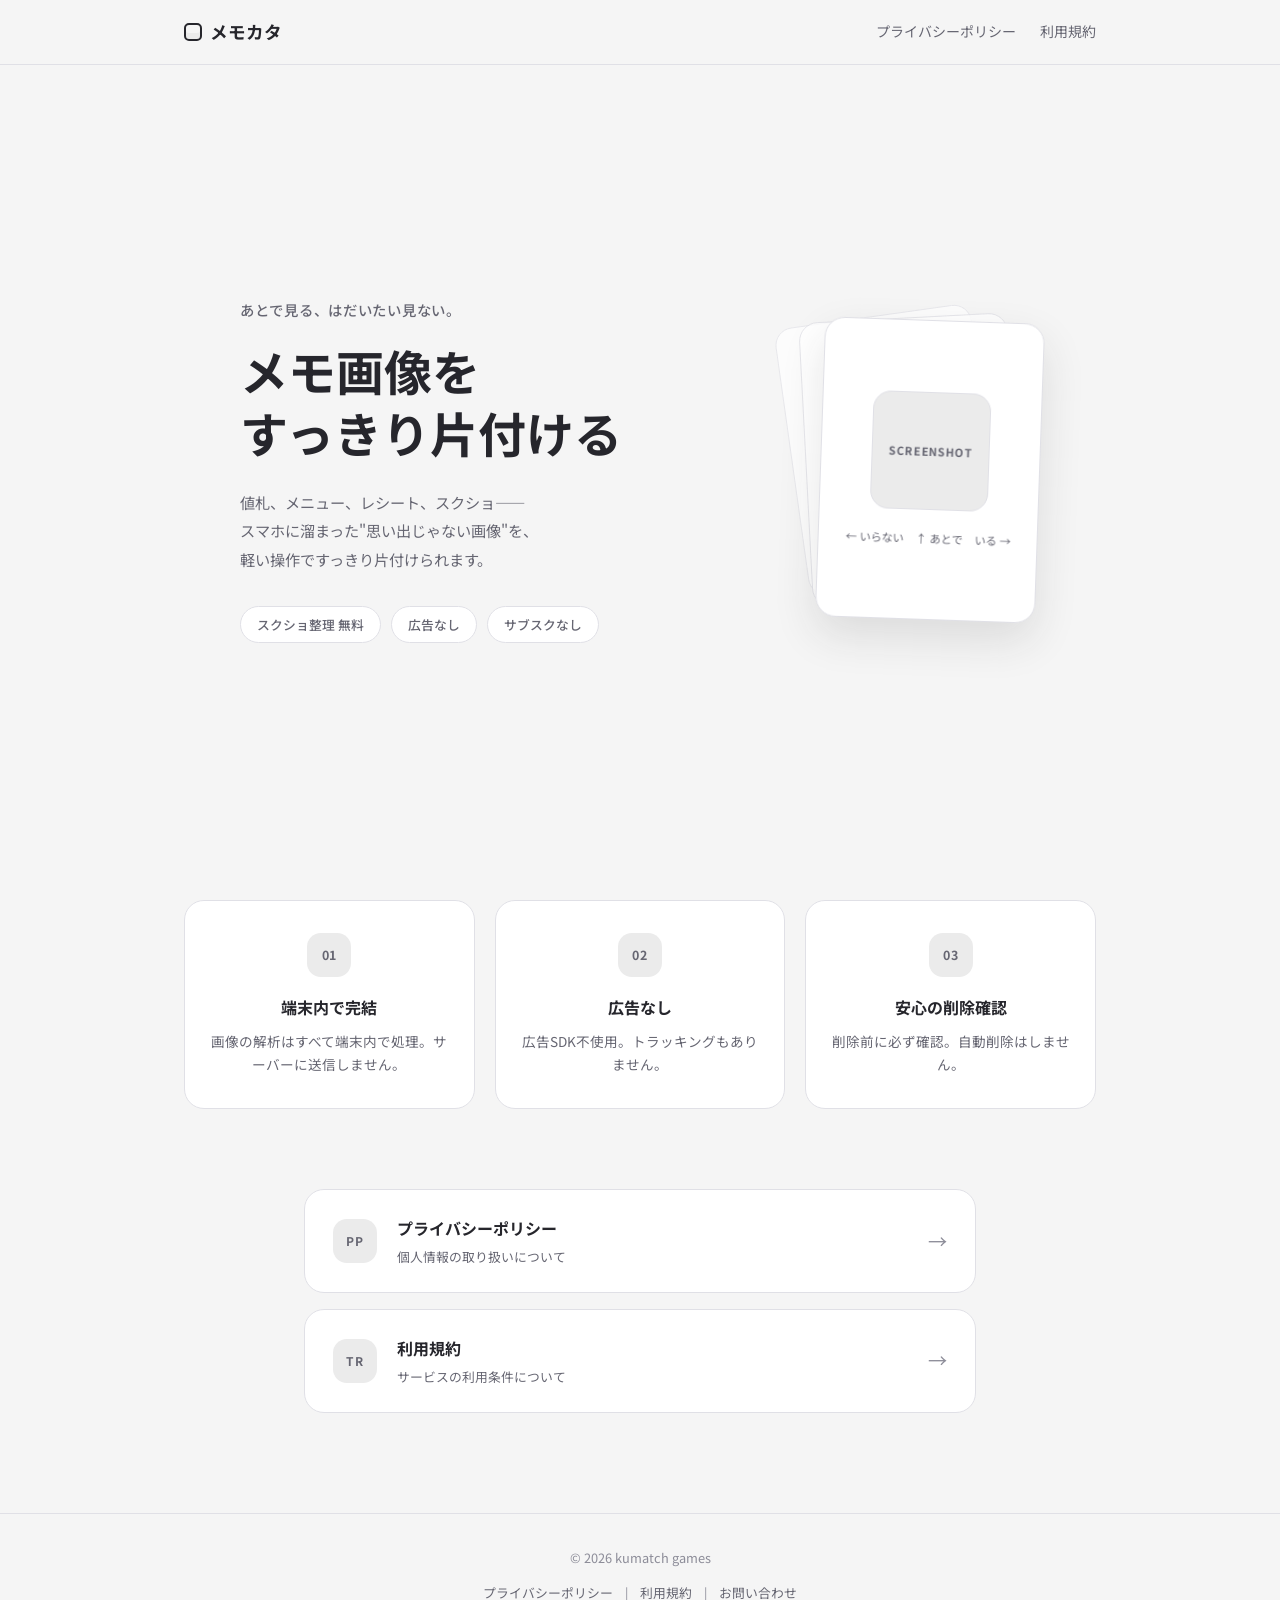
<file: index.html>
<!DOCTYPE html>
<html lang="ja">
<head>
  <meta charset="UTF-8">
  <meta name="viewport" content="width=device-width, initial-scale=1.0">
  <title>メモカタ — メモ画像をすっきり片付ける</title>
  <meta name="description" content="メモカタは、メモ代わりに残った画像をすばやく仕分けて片付けるiOSアプリです。スクショ整理は無料。広告なし。サブスクなし。">
  <link rel="preconnect" href="https://fonts.googleapis.com">
  <link rel="preconnect" href="https://fonts.gstatic.com" crossorigin>
  <link href="https://fonts.googleapis.com/css2?family=Noto+Sans+JP:wght@400;500;700&display=swap" rel="stylesheet">
  <link rel="stylesheet" href="style.css">
</head>
<body>
  <header class="header">
    <div class="header__inner">
      <a href="./" class="header__logo" id="header-logo">
        <span class="header__logo-icon" aria-hidden="true"></span>
        <span class="header__logo-text">メモカタ</span>
      </a>
      <nav class="header__nav" id="header-nav">
        <a href="./privacy/" class="header__link" id="nav-privacy">プライバシーポリシー</a>
        <a href="./terms/" class="header__link" id="nav-terms">利用規約</a>
      </nav>
    </div>
  </header>

  <main class="hero">
    <div class="hero__content">
      <p class="hero__tagline">あとで見る、はだいたい見ない。</p>
      <h1 class="hero__title" id="hero-title">メモ画像を<br>すっきり片付ける</h1>
      <p class="hero__description">
        値札、メニュー、レシート、スクショ——<br>
        スマホに溜まった"思い出じゃない画像"を、<br>
        軽い操作ですっきり片付けられます。
      </p>
      <div class="hero__badges">
        <span class="hero__badge">スクショ整理 無料</span>
        <span class="hero__badge">広告なし</span>
        <span class="hero__badge">サブスクなし</span>
      </div>
    </div>

    <div class="hero__cards" id="hero-cards">
      <div class="hero__card hero__card--back">
        <div class="hero__card-mark">RECEIPT</div>
      </div>
      <div class="hero__card hero__card--mid">
        <div class="hero__card-mark">MEMO</div>
      </div>
      <div class="hero__card hero__card--front">
        <div class="hero__card-mark">SCREENSHOT</div>
        <div class="hero__card-actions">
          <span class="hero__action hero__action--left">← いらない</span>
          <span class="hero__action hero__action--up">↑ あとで</span>
          <span class="hero__action hero__action--right">いる →</span>
        </div>
      </div>
    </div>
  </main>

  <section class="features" id="features">
    <div class="features__grid">
      <div class="feature-card" id="feature-privacy">
        <div class="feature-card__icon" aria-hidden="true">01</div>
        <h2 class="feature-card__title">端末内で完結</h2>
        <p class="feature-card__text">画像の解析はすべて端末内で処理。サーバーに送信しません。</p>
      </div>
      <div class="feature-card" id="feature-no-ads">
        <div class="feature-card__icon" aria-hidden="true">02</div>
        <h2 class="feature-card__title">広告なし</h2>
        <p class="feature-card__text">広告SDK不使用。トラッキングもありません。</p>
      </div>
      <div class="feature-card" id="feature-safe">
        <div class="feature-card__icon" aria-hidden="true">03</div>
        <h2 class="feature-card__title">安心の削除確認</h2>
        <p class="feature-card__text">削除前に必ず確認。自動削除はしません。</p>
      </div>
    </div>
  </section>

  <section class="links-section" id="links-section">
    <div class="links-section__inner">
      <a href="./privacy/" class="link-card" id="link-privacy">
        <div class="link-card__icon" aria-hidden="true">PP</div>
        <div class="link-card__content">
          <h2 class="link-card__title">プライバシーポリシー</h2>
          <p class="link-card__text">個人情報の取り扱いについて</p>
        </div>
        <span class="link-card__arrow">→</span>
      </a>
      <a href="./terms/" class="link-card" id="link-terms">
        <div class="link-card__icon" aria-hidden="true">TR</div>
        <div class="link-card__content">
          <h2 class="link-card__title">利用規約</h2>
          <p class="link-card__text">サービスの利用条件について</p>
        </div>
        <span class="link-card__arrow">→</span>
      </a>
    </div>
  </section>

  <footer class="footer" id="footer">
    <p class="footer__text">© 2026 kumatch games</p>
    <div class="footer__links">
      <a href="./privacy/" class="footer__link">プライバシーポリシー</a>
      <span class="footer__sep">|</span>
      <a href="./terms/" class="footer__link">利用規約</a>
      <span class="footer__sep">|</span>
      <a href="https://forms.gle/ZVJ4cUAd6Xhy44U76" class="footer__link" target="_blank" rel="noopener">お問い合わせ</a>
    </div>
  </footer>

  <script src="script.js"></script>
</body>
</html>
</file>
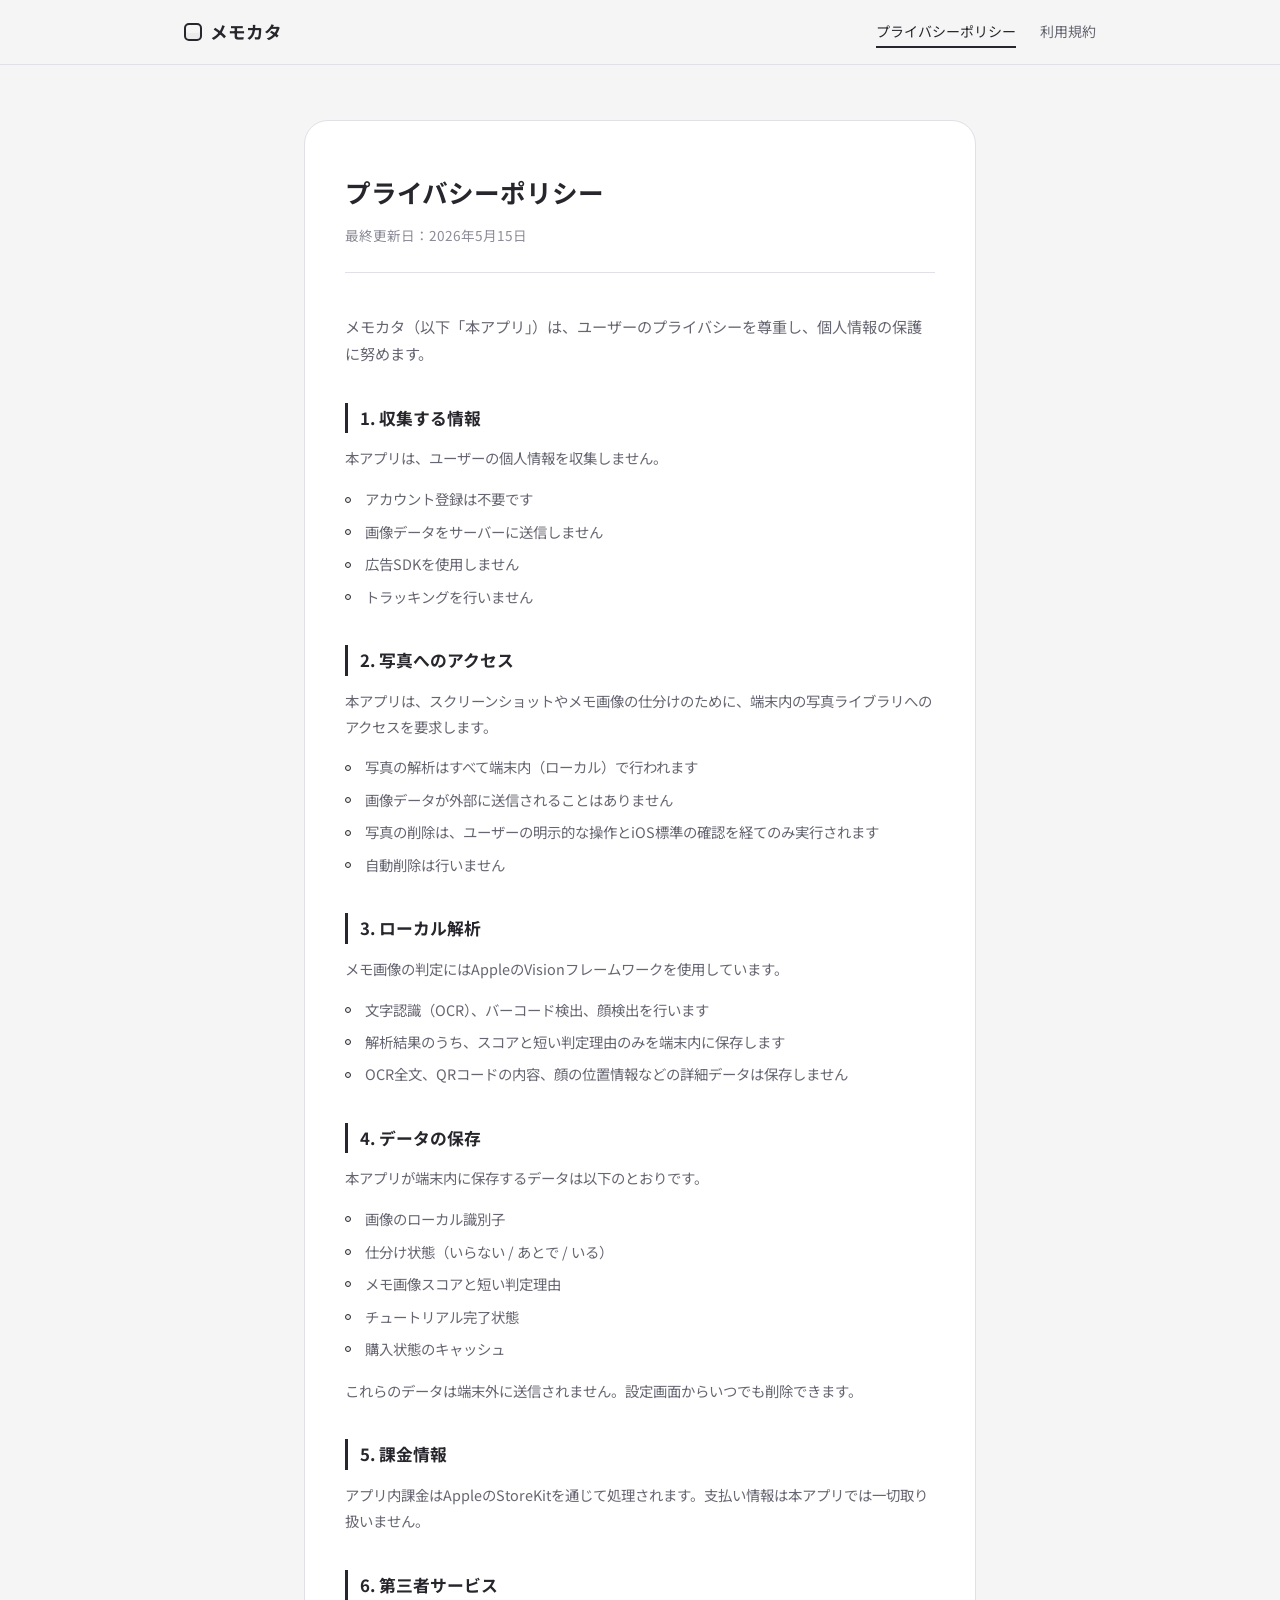
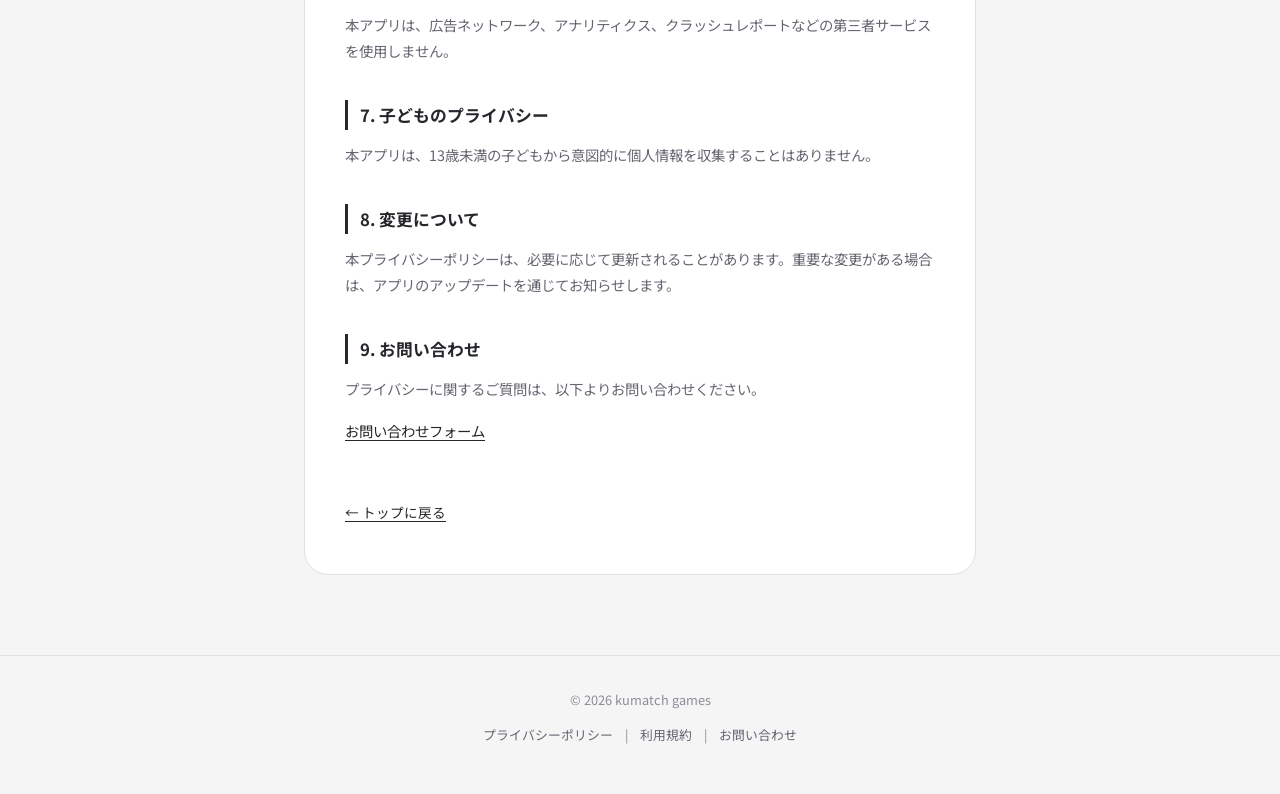
<file: privacy/index.html>
<!DOCTYPE html>
<html lang="ja">
<head>
  <meta charset="UTF-8">
  <meta name="viewport" content="width=device-width, initial-scale=1.0">
  <title>プライバシーポリシー — メモカタ</title>
  <meta name="description" content="メモカタのプライバシーポリシー。個人情報の取り扱い、写真へのアクセス、ローカル解析、データ保存について説明します。">
  <link rel="preconnect" href="https://fonts.googleapis.com">
  <link rel="preconnect" href="https://fonts.gstatic.com" crossorigin>
  <link href="https://fonts.googleapis.com/css2?family=Noto+Sans+JP:wght@400;500;700&display=swap" rel="stylesheet">
  <link rel="stylesheet" href="../style.css">
</head>
<body>
  <header class="header">
    <div class="header__inner">
      <a href="../" class="header__logo" id="header-logo">
        <span class="header__logo-icon" aria-hidden="true"></span>
        <span class="header__logo-text">メモカタ</span>
      </a>
      <nav class="header__nav" id="header-nav">
        <a href="./" class="header__link header__link--active" id="nav-privacy">プライバシーポリシー</a>
        <a href="../terms/" class="header__link" id="nav-terms">利用規約</a>
      </nav>
    </div>
  </header>

  <main class="doc-page">
    <div class="doc-card">
      <h1>プライバシーポリシー</h1>
      <p class="doc-meta">最終更新日：2026年5月15日</p>

      <p class="doc-intro">メモカタ（以下「本アプリ」）は、ユーザーのプライバシーを尊重し、個人情報の保護に努めます。</p>

      <h2>1. 収集する情報</h2>
      <p>本アプリは、ユーザーの個人情報を収集しません。</p>
      <ul>
        <li>アカウント登録は不要です</li>
        <li>画像データをサーバーに送信しません</li>
        <li>広告SDKを使用しません</li>
        <li>トラッキングを行いません</li>
      </ul>

      <h2>2. 写真へのアクセス</h2>
      <p>本アプリは、スクリーンショットやメモ画像の仕分けのために、端末内の写真ライブラリへのアクセスを要求します。</p>
      <ul>
        <li>写真の解析はすべて端末内（ローカル）で行われます</li>
        <li>画像データが外部に送信されることはありません</li>
        <li>写真の削除は、ユーザーの明示的な操作とiOS標準の確認を経てのみ実行されます</li>
        <li>自動削除は行いません</li>
      </ul>

      <h2>3. ローカル解析</h2>
      <p>メモ画像の判定にはAppleのVisionフレームワークを使用しています。</p>
      <ul>
        <li>文字認識（OCR）、バーコード検出、顔検出を行います</li>
        <li>解析結果のうち、スコアと短い判定理由のみを端末内に保存します</li>
        <li>OCR全文、QRコードの内容、顔の位置情報などの詳細データは保存しません</li>
      </ul>

      <h2>4. データの保存</h2>
      <p>本アプリが端末内に保存するデータは以下のとおりです。</p>
      <ul>
        <li>画像のローカル識別子</li>
        <li>仕分け状態（いらない / あとで / いる）</li>
        <li>メモ画像スコアと短い判定理由</li>
        <li>チュートリアル完了状態</li>
        <li>購入状態のキャッシュ</li>
      </ul>
      <p>これらのデータは端末外に送信されません。設定画面からいつでも削除できます。</p>

      <h2>5. 課金情報</h2>
      <p>アプリ内課金はAppleのStoreKitを通じて処理されます。支払い情報は本アプリでは一切取り扱いません。</p>

      <h2>6. 第三者サービス</h2>
      <p>本アプリは、広告ネットワーク、アナリティクス、クラッシュレポートなどの第三者サービスを使用しません。</p>

      <h2>7. 子どものプライバシー</h2>
      <p>本アプリは、13歳未満の子どもから意図的に個人情報を収集することはありません。</p>

      <h2>8. 変更について</h2>
      <p>本プライバシーポリシーは、必要に応じて更新されることがあります。重要な変更がある場合は、アプリのアップデートを通じてお知らせします。</p>

      <h2>9. お問い合わせ</h2>
      <p>プライバシーに関するご質問は、以下よりお問い合わせください。</p>
      <p><a href="https://forms.gle/ZVJ4cUAd6Xhy44U76" target="_blank" rel="noopener">お問い合わせフォーム</a></p>

      <a href="../" class="doc-back">← トップに戻る</a>
    </div>
  </main>

  <footer class="footer" id="footer">
    <p class="footer__text">© 2026 kumatch games</p>
    <div class="footer__links">
      <a href="./" class="footer__link">プライバシーポリシー</a>
      <span class="footer__sep">|</span>
      <a href="../terms/" class="footer__link">利用規約</a>
      <span class="footer__sep">|</span>
      <a href="https://forms.gle/ZVJ4cUAd6Xhy44U76" class="footer__link" target="_blank" rel="noopener">お問い合わせ</a>
    </div>
  </footer>
</body>
</html>
</file>
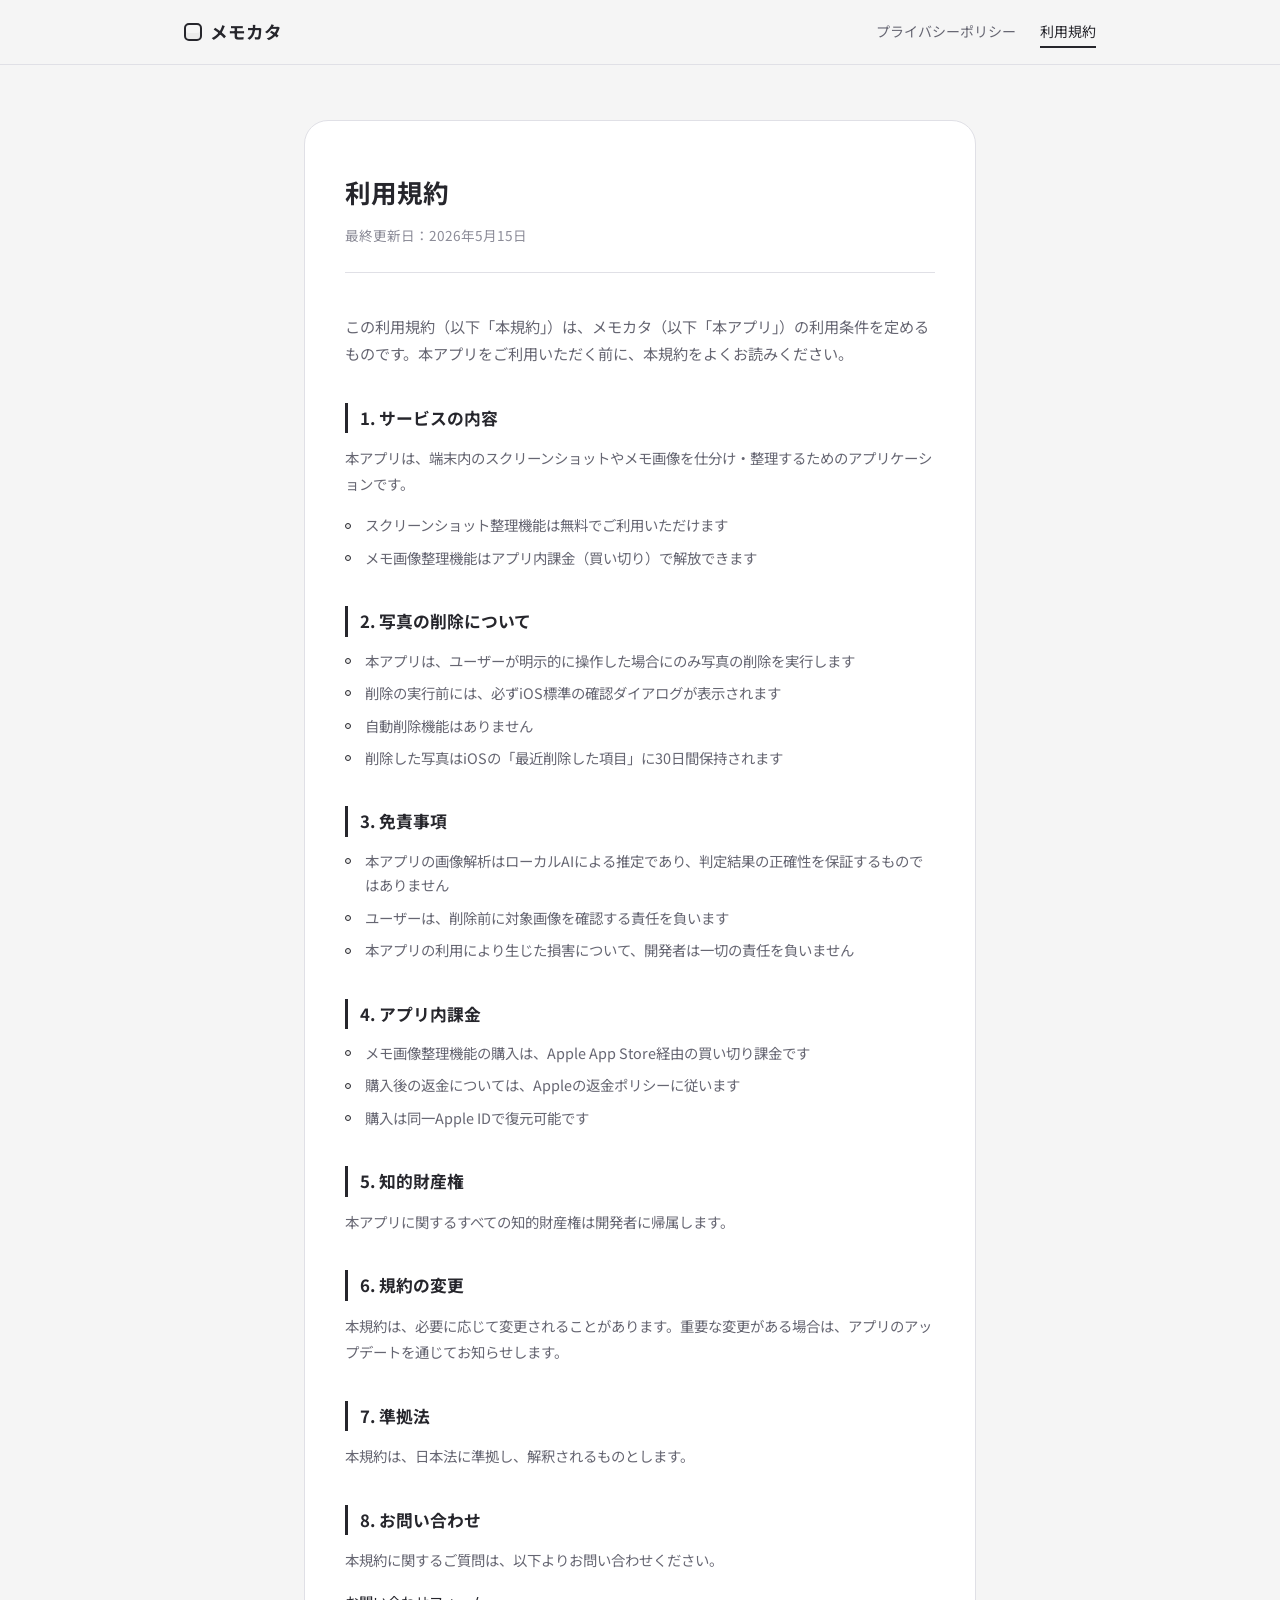
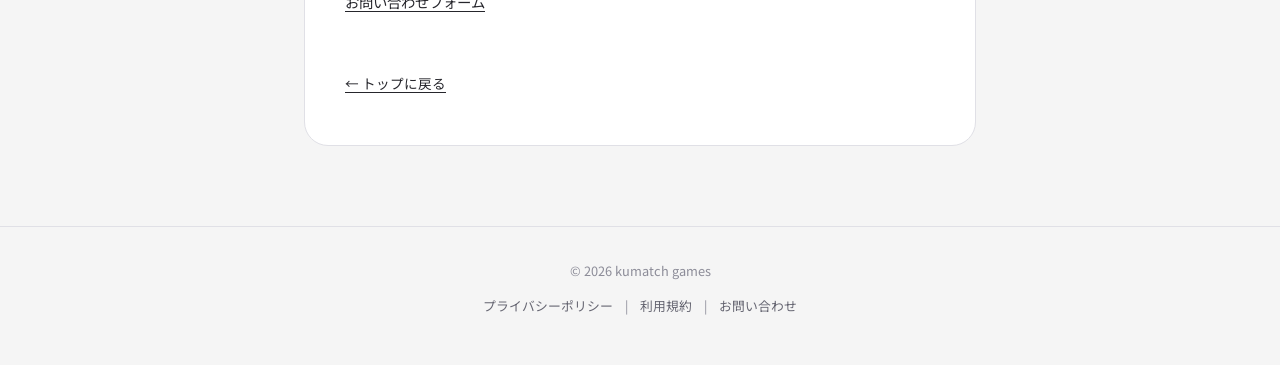
<file: terms/index.html>
<!DOCTYPE html>
<html lang="ja">
<head>
  <meta charset="UTF-8">
  <meta name="viewport" content="width=device-width, initial-scale=1.0">
  <title>利用規約 — メモカタ</title>
  <meta name="description" content="メモカタの利用規約。サービスの内容、写真の削除、免責事項、アプリ内課金について説明します。">
  <link rel="preconnect" href="https://fonts.googleapis.com">
  <link rel="preconnect" href="https://fonts.gstatic.com" crossorigin>
  <link href="https://fonts.googleapis.com/css2?family=Noto+Sans+JP:wght@400;500;700&display=swap" rel="stylesheet">
  <link rel="stylesheet" href="../style.css">
</head>
<body>
  <header class="header">
    <div class="header__inner">
      <a href="../" class="header__logo" id="header-logo">
        <span class="header__logo-icon" aria-hidden="true"></span>
        <span class="header__logo-text">メモカタ</span>
      </a>
      <nav class="header__nav" id="header-nav">
        <a href="../privacy/" class="header__link" id="nav-privacy">プライバシーポリシー</a>
        <a href="./" class="header__link header__link--active" id="nav-terms">利用規約</a>
      </nav>
    </div>
  </header>

  <main class="doc-page">
    <div class="doc-card">
      <h1>利用規約</h1>
      <p class="doc-meta">最終更新日：2026年5月15日</p>

      <p class="doc-intro">この利用規約（以下「本規約」）は、メモカタ（以下「本アプリ」）の利用条件を定めるものです。本アプリをご利用いただく前に、本規約をよくお読みください。</p>

      <h2>1. サービスの内容</h2>
      <p>本アプリは、端末内のスクリーンショットやメモ画像を仕分け・整理するためのアプリケーションです。</p>
      <ul>
        <li>スクリーンショット整理機能は無料でご利用いただけます</li>
        <li>メモ画像整理機能はアプリ内課金（買い切り）で解放できます</li>
      </ul>

      <h2>2. 写真の削除について</h2>
      <ul>
        <li>本アプリは、ユーザーが明示的に操作した場合にのみ写真の削除を実行します</li>
        <li>削除の実行前には、必ずiOS標準の確認ダイアログが表示されます</li>
        <li>自動削除機能はありません</li>
        <li>削除した写真はiOSの「最近削除した項目」に30日間保持されます</li>
      </ul>

      <h2>3. 免責事項</h2>
      <ul>
        <li>本アプリの画像解析はローカルAIによる推定であり、判定結果の正確性を保証するものではありません</li>
        <li>ユーザーは、削除前に対象画像を確認する責任を負います</li>
        <li>本アプリの利用により生じた損害について、開発者は一切の責任を負いません</li>
      </ul>

      <h2>4. アプリ内課金</h2>
      <ul>
        <li>メモ画像整理機能の購入は、Apple App Store経由の買い切り課金です</li>
        <li>購入後の返金については、Appleの返金ポリシーに従います</li>
        <li>購入は同一Apple IDで復元可能です</li>
      </ul>

      <h2>5. 知的財産権</h2>
      <p>本アプリに関するすべての知的財産権は開発者に帰属します。</p>

      <h2>6. 規約の変更</h2>
      <p>本規約は、必要に応じて変更されることがあります。重要な変更がある場合は、アプリのアップデートを通じてお知らせします。</p>

      <h2>7. 準拠法</h2>
      <p>本規約は、日本法に準拠し、解釈されるものとします。</p>

      <h2>8. お問い合わせ</h2>
      <p>本規約に関するご質問は、以下よりお問い合わせください。</p>
      <p><a href="https://forms.gle/ZVJ4cUAd6Xhy44U76" target="_blank" rel="noopener">お問い合わせフォーム</a></p>

      <a href="../" class="doc-back">← トップに戻る</a>
    </div>
  </main>

  <footer class="footer" id="footer">
    <p class="footer__text">© 2026 kumatch games</p>
    <div class="footer__links">
      <a href="../privacy/" class="footer__link">プライバシーポリシー</a>
      <span class="footer__sep">|</span>
      <a href="./" class="footer__link">利用規約</a>
      <span class="footer__sep">|</span>
      <a href="https://forms.gle/ZVJ4cUAd6Xhy44U76" class="footer__link" target="_blank" rel="noopener">お問い合わせ</a>
    </div>
  </footer>
</body>
</html>
</file>
<file: style.css>
/* ===== Reset & Base ===== */
*, *::before, *::after {
  margin: 0;
  padding: 0;
  box-sizing: border-box;
}

:root {
  --color-bg: #f5f5f5;
  --color-surface: #ffffff;
  --color-surface-muted: #ebebeb;
  --color-surface-hover: #f8f8f8;
  --color-border: #e0e0e6;
  --color-text: #26262c;
  --color-text-muted: #666672;
  --color-text-dim: #8c8c98;
  --color-accent: #26262c;
  --color-accent-soft: #ebebeb;
  --radius-sm: 8px;
  --radius-md: 16px;
  --radius-lg: 20px;
  --radius-xl: 24px;
  --font-family: 'Noto Sans JP', -apple-system, BlinkMacSystemFont, 'Hiragino Sans', sans-serif;
}

html {
  font-size: 16px;
  scroll-behavior: smooth;
}

body {
  font-family: var(--font-family);
  background: var(--color-bg);
  color: var(--color-text);
  line-height: 1.8;
  -webkit-font-smoothing: antialiased;
  -moz-osx-font-smoothing: grayscale;
  overflow-x: hidden;
}

a {
  color: inherit;
  text-decoration: none;
}

/* ===== Header ===== */
.header {
  position: fixed;
  top: 0;
  left: 0;
  right: 0;
  z-index: 100;
  backdrop-filter: blur(20px);
  -webkit-backdrop-filter: blur(20px);
  background: rgba(245, 245, 245, 0.86);
  border-bottom: 1px solid var(--color-border);
}

.header__inner {
  max-width: 960px;
  margin: 0 auto;
  padding: 16px 24px;
  display: flex;
  align-items: center;
  justify-content: space-between;
}

.header__logo {
  display: flex;
  align-items: center;
  gap: 8px;
  font-weight: 700;
  font-size: 1.1rem;
  transition: opacity 0.2s;
}

.header__logo:hover {
  opacity: 0.8;
}

.header__logo-icon {
  width: 18px;
  height: 18px;
  border: 2px solid var(--color-text);
  border-radius: 5px;
  box-shadow: inset 0 -6px 0 var(--color-surface-muted);
}

.header__nav {
  display: flex;
  gap: 24px;
}

.header__link {
  font-size: 0.875rem;
  color: var(--color-text-muted);
  transition: color 0.2s;
  position: relative;
}

.header__link::after {
  content: '';
  position: absolute;
  bottom: -4px;
  left: 0;
  width: 0;
  height: 2px;
  background: var(--color-accent);
  transition: width 0.3s ease;
}

.header__link:hover {
  color: var(--color-text);
}

.header__link:hover::after {
  width: 100%;
}

.header__link--active {
  color: var(--color-accent);
}

.header__link--active::after {
  width: 100%;
}

/* ===== Hero ===== */
.hero {
  position: relative;
  z-index: 1;
  min-height: 100vh;
  display: flex;
  align-items: center;
  justify-content: center;
  padding: 120px 24px 80px;
  gap: 60px;
  max-width: 1080px;
  margin: 0 auto;
}

.hero__content {
  flex: 1;
  max-width: 480px;
}

.hero__tagline {
  font-size: 0.9rem;
  color: var(--color-text-muted);
  font-weight: 500;
  letter-spacing: 0.05em;
  margin-bottom: 16px;
  opacity: 0;
  animation: fadeInUp 0.8s ease 0.2s forwards;
}

.hero__title {
  font-size: clamp(2rem, 5vw, 3rem);
  font-weight: 700;
  line-height: 1.3;
  margin-bottom: 24px;
  color: var(--color-text);
  opacity: 0;
  animation: fadeInUp 0.8s ease 0.4s forwards;
}

.hero__description {
  font-size: 0.95rem;
  color: var(--color-text-muted);
  line-height: 1.9;
  margin-bottom: 32px;
  opacity: 0;
  animation: fadeInUp 0.8s ease 0.6s forwards;
}

.hero__badges {
  display: flex;
  flex-wrap: wrap;
  gap: 10px;
  opacity: 0;
  animation: fadeInUp 0.8s ease 0.8s forwards;
}

.hero__badge {
  display: inline-block;
  padding: 6px 16px;
  border-radius: 999px;
  font-size: 0.8rem;
  font-weight: 500;
  background: var(--color-surface);
  border: 1px solid var(--color-border);
  color: var(--color-text-muted);
  background: var(--color-surface);
}

/* ===== Hero Cards ===== */
.hero__cards {
  position: relative;
  width: 260px;
  height: 340px;
  flex-shrink: 0;
  opacity: 0;
  animation: fadeIn 1s ease 1s forwards;
}

.hero__card {
  position: absolute;
  width: 220px;
  height: 300px;
  border-radius: var(--radius-lg);
  background: var(--color-surface);
  border: 1px solid var(--color-border);
  display: flex;
  flex-direction: column;
  align-items: center;
  justify-content: center;
  transition: transform 0.5s ease;
}

.hero__card--back {
  top: 0;
  left: 0;
  transform: rotate(-8deg) scale(0.9);
  opacity: 0.65;
}

.hero__card--mid {
  top: 10px;
  left: 20px;
  transform: rotate(-3deg) scale(0.95);
  opacity: 0.8;
}

.hero__card--front {
  top: 20px;
  left: 40px;
  transform: rotate(2deg);
  box-shadow: 0 18px 44px rgba(38, 38, 44, 0.12);
  animation: card-float 6s ease-in-out infinite 1.5s;
}

.hero__card-mark {
  min-width: 118px;
  min-height: 118px;
  display: grid;
  place-items: center;
  padding: 12px;
  border: 1px solid var(--color-border);
  border-radius: 18px;
  background: var(--color-surface-muted);
  color: var(--color-text-muted);
  font-size: 0.7rem;
  font-weight: 700;
  letter-spacing: 0.08em;
  text-align: center;
  margin-bottom: 18px;
}

.hero__card-actions {
  display: flex;
  gap: 12px;
  font-size: 0.7rem;
  color: var(--color-text-dim);
}

.hero__action--left,
.hero__action--up,
.hero__action--right { color: var(--color-text-muted); }

@keyframes card-float {
  0%, 100% { transform: rotate(2deg) translateY(0); }
  50% { transform: rotate(2deg) translateY(-8px); }
}

/* ===== Features ===== */
.features {
  position: relative;
  z-index: 1;
  padding: 0 24px 80px;
  max-width: 960px;
  margin: 0 auto;
}

.features__grid {
  display: grid;
  grid-template-columns: repeat(3, 1fr);
  gap: 20px;
}

.feature-card {
  padding: 32px 24px;
  border-radius: var(--radius-lg);
  background: var(--color-surface);
  border: 1px solid var(--color-border);
  text-align: center;
  transition: transform 0.3s ease, border-color 0.3s ease, box-shadow 0.3s ease;
}

.feature-card:hover {
  transform: translateY(-4px);
  border-color: #c8c8d0;
  box-shadow: 0 12px 32px rgba(38, 38, 44, 0.08);
}

.feature-card__icon {
  display: inline-grid;
  place-items: center;
  width: 44px;
  height: 44px;
  border-radius: 14px;
  background: var(--color-surface-muted);
  color: var(--color-text-muted);
  font-size: 0.78rem;
  font-weight: 700;
  letter-spacing: 0.06em;
  margin-bottom: 16px;
}

.feature-card__title {
  font-size: 1rem;
  font-weight: 700;
  margin-bottom: 8px;
}

.feature-card__text {
  font-size: 0.85rem;
  color: var(--color-text-muted);
  line-height: 1.7;
}

/* ===== Links Section ===== */
.links-section {
  position: relative;
  z-index: 1;
  padding: 0 24px 100px;
  max-width: 720px;
  margin: 0 auto;
}

.links-section__inner {
  display: flex;
  flex-direction: column;
  gap: 16px;
}

.link-card {
  display: flex;
  align-items: center;
  gap: 20px;
  padding: 24px 28px;
  border-radius: var(--radius-lg);
  background: var(--color-surface);
  border: 1px solid var(--color-border);
  transition: transform 0.3s ease, border-color 0.3s ease, background 0.3s ease;
}

.link-card:hover {
  transform: translateX(4px);
  border-color: #c8c8d0;
  background: var(--color-surface-hover);
}

.link-card__icon {
  display: grid;
  place-items: center;
  width: 44px;
  height: 44px;
  border-radius: 14px;
  background: var(--color-surface-muted);
  color: var(--color-text-muted);
  font-size: 0.75rem;
  font-weight: 700;
  letter-spacing: 0.06em;
  flex-shrink: 0;
}

.link-card__content {
  flex: 1;
}

.link-card__title {
  font-size: 1rem;
  font-weight: 700;
  margin-bottom: 2px;
}

.link-card__text {
  font-size: 0.8rem;
  color: var(--color-text-muted);
}

.link-card__arrow {
  font-size: 1.2rem;
  color: var(--color-text-dim);
  transition: color 0.3s, transform 0.3s;
}

.link-card:hover .link-card__arrow {
  color: var(--color-accent);
  transform: translateX(4px);
}

/* ===== Footer ===== */
.footer {
  position: relative;
  z-index: 1;
  text-align: center;
  padding: 32px 24px 48px;
  border-top: 1px solid var(--color-border);
}

.footer__text {
  font-size: 0.8rem;
  color: var(--color-text-dim);
  margin-bottom: 12px;
}

.footer__links {
  display: flex;
  justify-content: center;
  gap: 12px;
  flex-wrap: wrap;
}

.footer__link {
  font-size: 0.8rem;
  color: var(--color-text-muted);
  transition: color 0.2s;
}

.footer__link:hover {
  color: var(--color-accent);
}

.footer__sep {
  color: var(--color-text-dim);
  font-size: 0.8rem;
}

/* ===== Document Pages (Privacy / Terms) ===== */
.doc-page {
  position: relative;
  z-index: 1;
  max-width: 720px;
  margin: 0 auto;
  padding: 120px 24px 80px;
}

.doc-card {
  background: var(--color-surface);
  border: 1px solid var(--color-border);
  border-radius: var(--radius-xl);
  padding: 48px 40px;
}

.doc-card h1 {
  font-size: 1.6rem;
  font-weight: 700;
  margin-bottom: 8px;
  color: var(--color-text);
}

.doc-card .doc-meta {
  color: var(--color-text-dim);
  font-size: 0.85rem;
  margin-bottom: 40px;
  padding-bottom: 24px;
  border-bottom: 1px solid var(--color-border);
}

.doc-card .doc-intro {
  color: var(--color-text-muted);
  font-size: 0.95rem;
  margin-bottom: 32px;
}

.doc-card h2 {
  font-size: 1.05rem;
  font-weight: 700;
  margin-top: 36px;
  margin-bottom: 12px;
  padding-left: 12px;
  border-left: 3px solid var(--color-accent);
}

.doc-card p {
  color: var(--color-text-muted);
  font-size: 0.9rem;
  margin-bottom: 16px;
  line-height: 1.8;
}

.doc-card ul {
  margin-bottom: 16px;
  padding-left: 0;
  list-style: none;
}

.doc-card li {
  position: relative;
  padding-left: 20px;
  color: var(--color-text-muted);
  font-size: 0.9rem;
  margin-bottom: 8px;
  line-height: 1.7;
}

.doc-card li::before {
  content: '';
  position: absolute;
  left: 0;
  top: 0.65em;
  width: 6px;
  height: 6px;
  border-radius: 50%;
  background: var(--color-accent-soft);
  border: 1px solid var(--color-accent);
}

.doc-card a {
  color: var(--color-accent);
  text-decoration: underline;
  text-underline-offset: 3px;
  transition: opacity 0.2s;
}

.doc-card a:hover {
  opacity: 0.7;
}

.doc-back {
  display: inline-flex;
  align-items: center;
  gap: 8px;
  margin-top: 40px;
  font-size: 0.85rem;
  color: var(--color-text-muted);
  transition: color 0.2s;
}

.doc-back:hover {
  color: var(--color-accent);
}

/* ===== Animations ===== */
@keyframes fadeInUp {
  from {
    opacity: 0;
    transform: translateY(20px);
  }
  to {
    opacity: 1;
    transform: translateY(0);
  }
}

@keyframes fadeIn {
  from { opacity: 0; }
  to { opacity: 1; }
}

/* ===== Responsive ===== */
@media (max-width: 768px) {
  .hero {
    flex-direction: column;
    text-align: center;
    padding: 100px 20px 60px;
    gap: 40px;
    min-height: auto;
  }

  .hero__content {
    max-width: 100%;
  }

  .hero__description br {
    display: none;
  }

  .hero__badges {
    justify-content: center;
  }

  .hero__cards {
    width: 220px;
    height: 300px;
  }

  .hero__card {
    width: 180px;
    height: 250px;
  }

  .hero__card-mark {
    min-width: 96px;
    min-height: 96px;
    font-size: 0.62rem;
  }

  .features__grid {
    grid-template-columns: 1fr;
    gap: 16px;
  }

  .feature-card {
    text-align: left;
    display: flex;
    align-items: center;
    gap: 16px;
    padding: 20px 24px;
  }

  .feature-card__icon {
    font-size: 0.78rem;
    margin-bottom: 0;
    flex-shrink: 0;
  }

  .doc-card {
    padding: 32px 24px;
  }

  .header__nav {
    gap: 16px;
  }

  .header__link {
    font-size: 0.8rem;
  }
}

@media (max-width: 480px) {
  .header__inner {
    padding: 14px 16px;
  }

  .header__logo-text {
    font-size: 0.95rem;
  }

  .hero__title {
    font-size: 1.8rem;
  }
}
</file>
